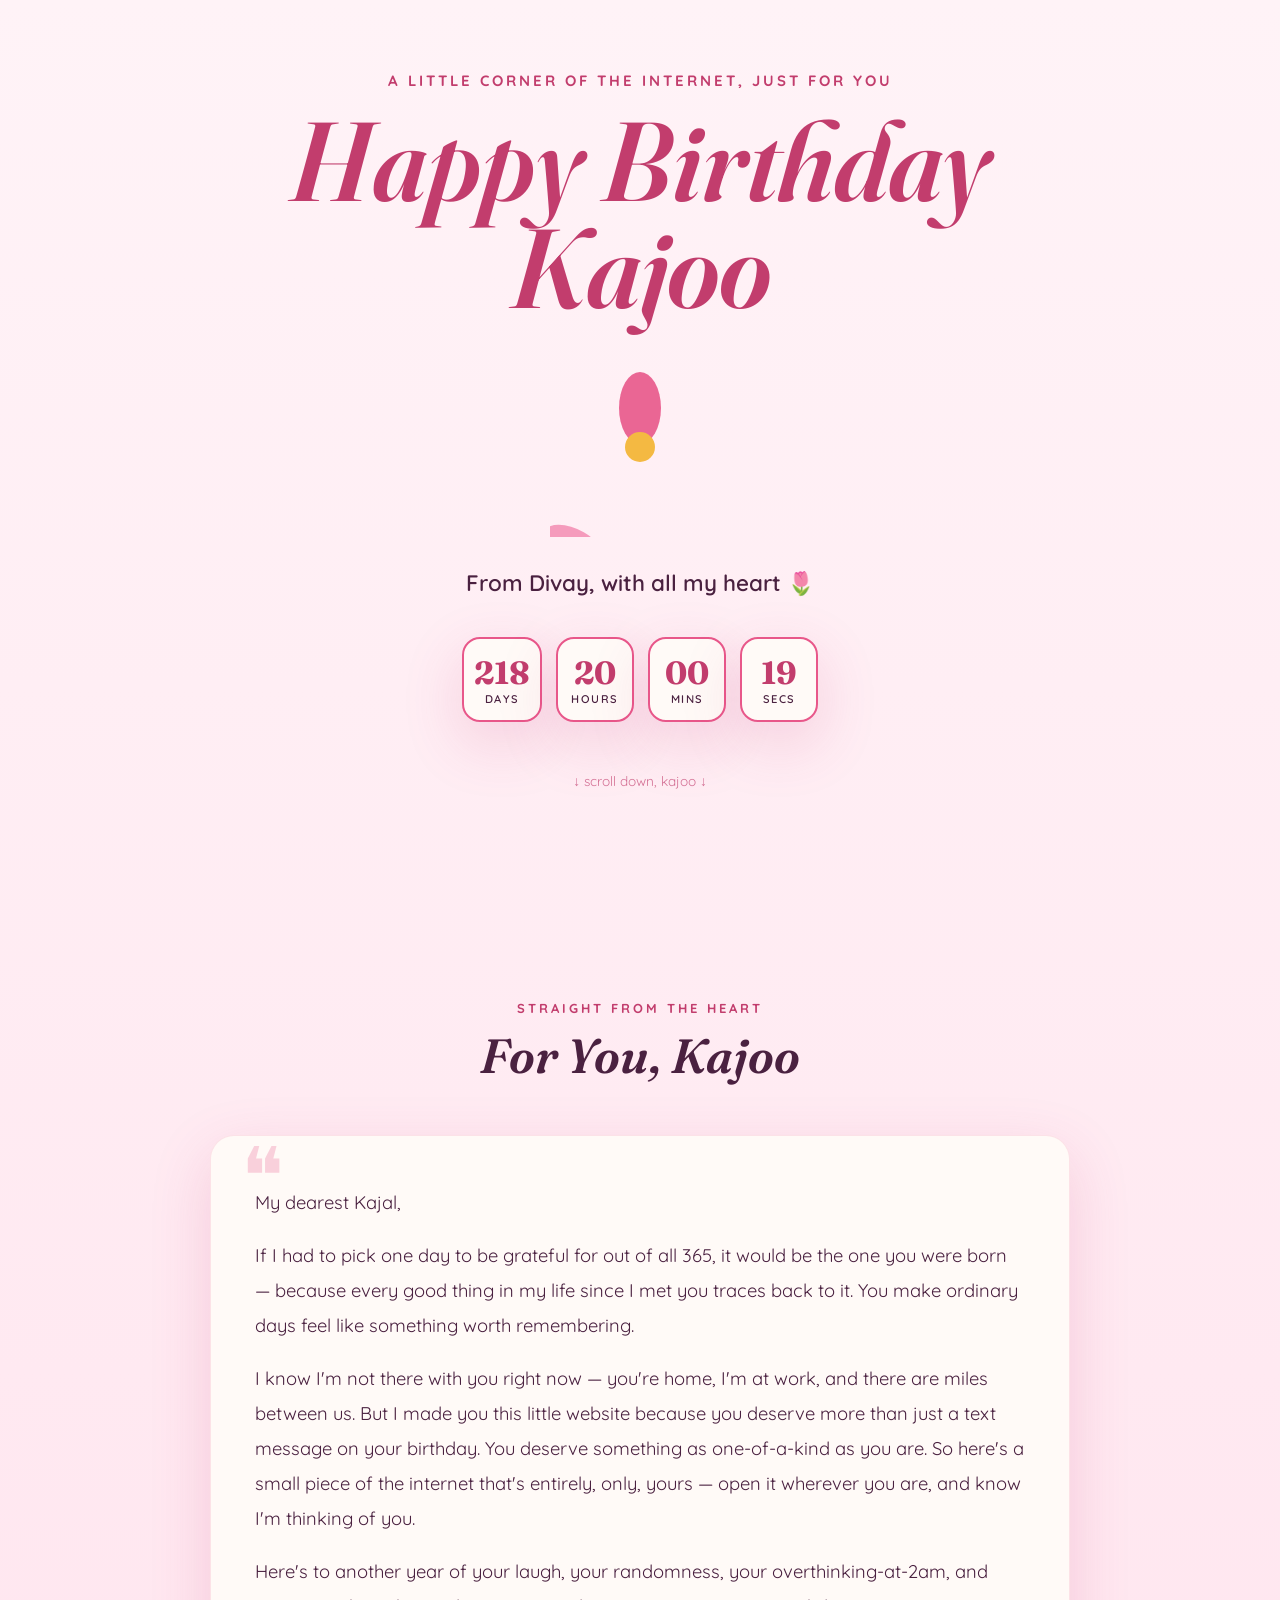
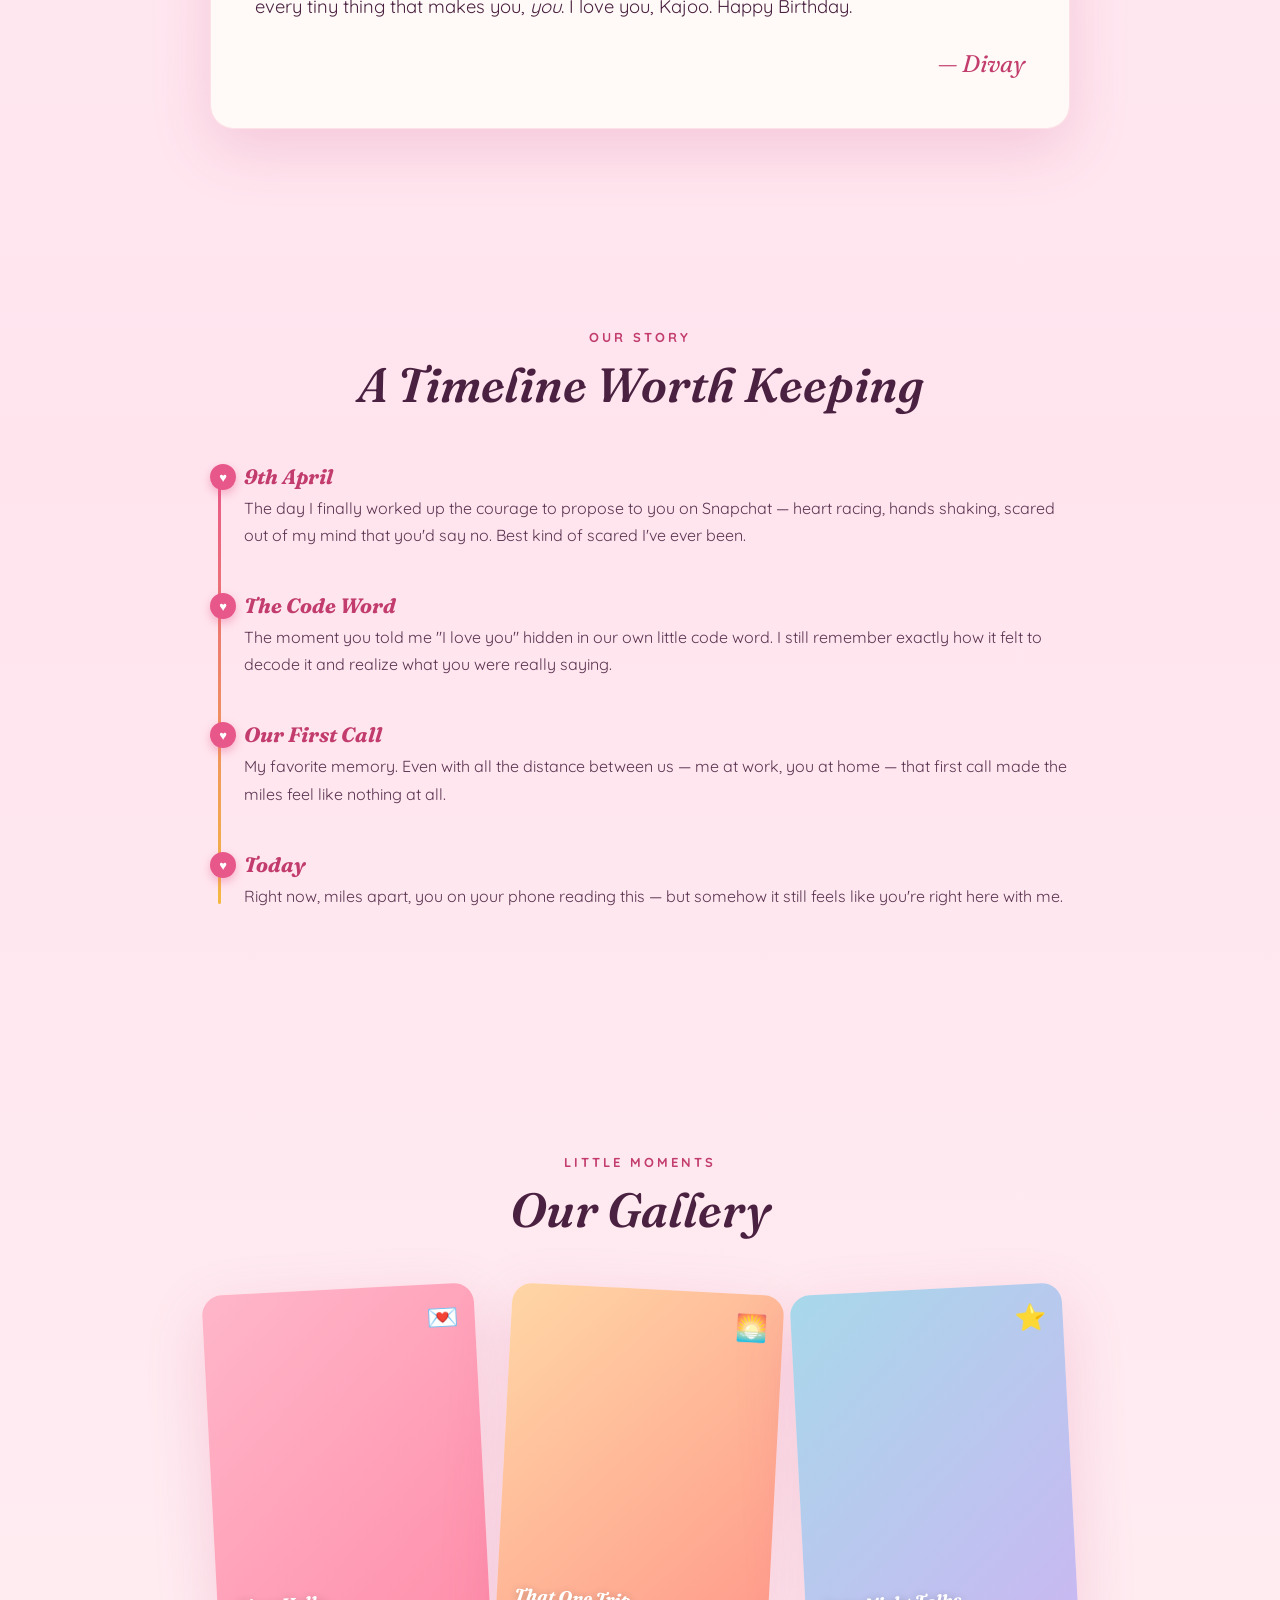
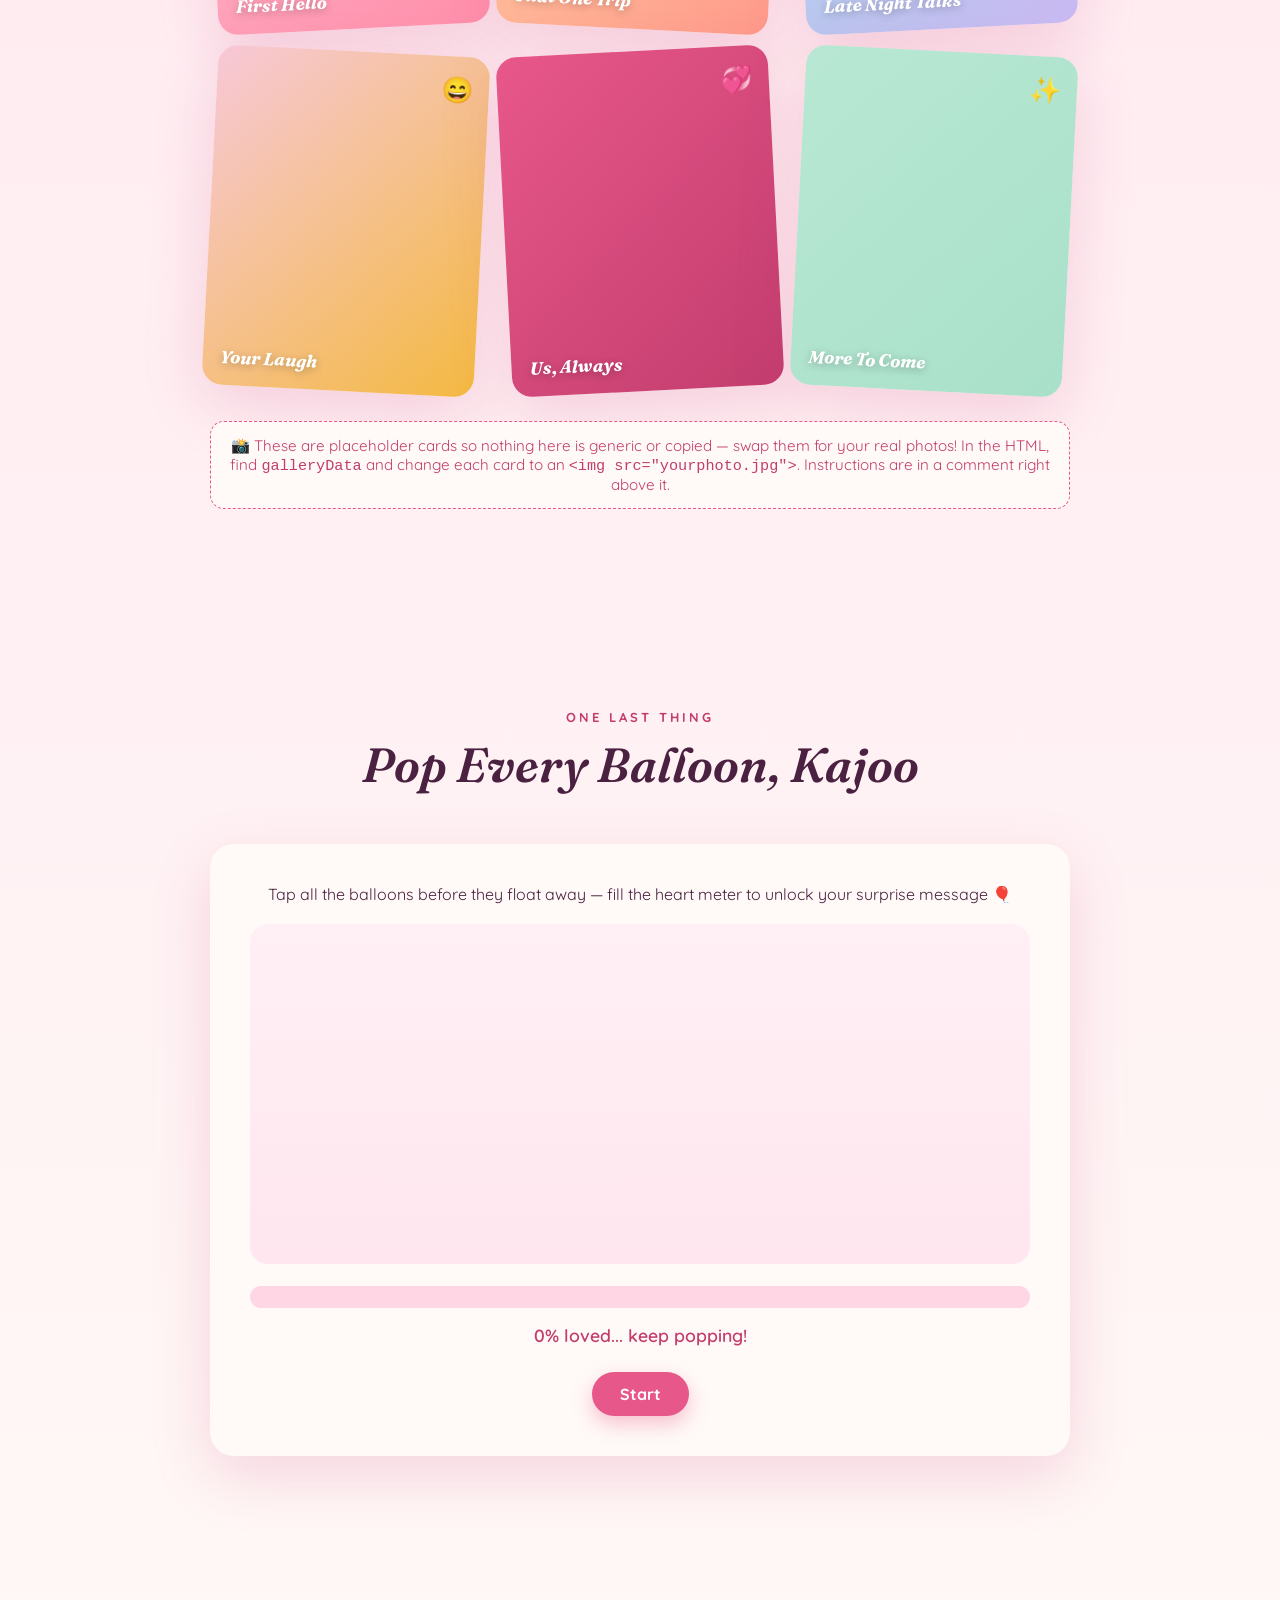
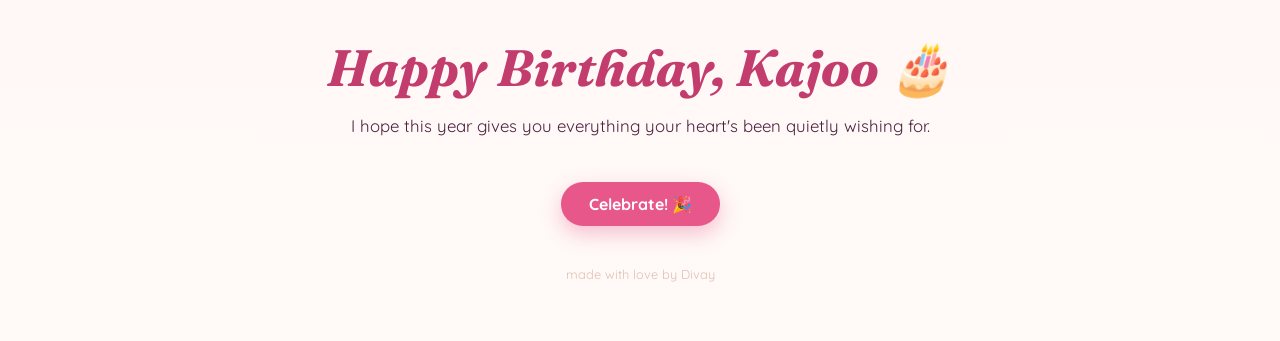
<file: index.html>
<!DOCTYPE html>
<html lang="en">
<head>
<meta charset="UTF-8">
<meta name="viewport" content="width=device-width, initial-scale=1.0">
<title>Happy Birthday Kajoo 🌸</title>
<link rel="preconnect" href="https://fonts.googleapis.com">
<link href="https://fonts.googleapis.com/css2?family=Fraunces:ital,opsz,wght@0,9..144,300;0,9..144,500;0,9..144,600;0,9..144,700;1,9..144,500;1,9..144,600&family=Quicksand:wght@400;500;600;700&display=swap" rel="stylesheet">
<style>
  :root{
    --blush:#ffe4ee;
    --blush-soft:#fff3f7;
    --rose:#e8578a;
    --rose-deep:#c23d6d;
    --plum:#4a2140;
    --cream:#fffaf7;
    --gold:#f4b942;
    --mint:#a9e0c9;
    --shadow: 0 20px 60px rgba(200,60,120,0.18);
  }
  *{box-sizing:border-box; margin:0; padding:0;}
  html{scroll-behavior:smooth;}
  body{
    font-family:'Quicksand', sans-serif;
    background: linear-gradient(180deg, var(--blush-soft) 0%, var(--blush) 40%, var(--cream) 100%);
    color:var(--plum);
    overflow-x:hidden;
  }
  h1,h2,h3, .display{
    font-family:'Fraunces', serif;
  }

  /* ---------- Ambient floating petals ---------- */
  #petals{
    position:fixed; inset:0; pointer-events:none; z-index:1; overflow:hidden;
  }
  .petal{
    position:absolute; top:-10%; font-size:20px; opacity:0.7;
    animation: fall linear infinite;
    filter: drop-shadow(0 2px 4px rgba(200,60,120,0.2));
  }
  @keyframes fall{
    0%{ transform: translateY(-10vh) translateX(0) rotate(0deg); }
    100%{ transform: translateY(110vh) translateX(40px) rotate(360deg); }
  }

  section{ position:relative; z-index:2; padding: 100px 20px; max-width:900px; margin:0 auto; }

  /* ---------- HERO ---------- */
  .hero{
    min-height:100vh; display:flex; flex-direction:column; align-items:center; justify-content:center;
    text-align:center; padding-top:60px; position:relative;
  }
  .eyebrow{
    font-size:15px; letter-spacing:3px; text-transform:uppercase; color:var(--rose-deep); font-weight:700;
    margin-bottom:18px; opacity:0;
    animation: riseIn 1s ease forwards 0.2s;
  }
  .hero h1{
    font-size:clamp(3.2rem, 11vw, 7rem);
    font-weight:600; font-style:italic; color:var(--rose-deep); line-height:0.95;
    opacity:0; animation: riseIn 1s ease forwards 0.5s;
  }
  .hero .sub{
    margin-top:22px; font-size:clamp(1.1rem,3vw,1.4rem); font-weight:600; color:var(--plum);
    opacity:0; animation: riseIn 1s ease forwards 0.9s;
  }
  @keyframes riseIn{
    from{opacity:0; transform:translateY(24px);}
    to{opacity:1; transform:translateY(0);}
  }

  .bloom-wrap{ width:180px; height:180px; margin:36px auto 10px; position:relative; }
  .bloom-wrap svg{ width:100%; height:100%; }
  .petal-shape{ transform-origin:60px 60px; animation: bloomPulse 4s ease-in-out infinite; }
  @keyframes bloomPulse{
    0%,100%{ transform:scale(1) rotate(var(--r,0deg)); }
    50%{ transform:scale(1.08) rotate(var(--r,0deg)); }
  }

  /* Countdown */
  .countdown{
    margin-top:40px; display:flex; gap:14px; flex-wrap:wrap; justify-content:center;
    opacity:0; animation: riseIn 1s ease forwards 1.3s;
  }
  .cbox{
    background:var(--cream); border:2px solid var(--rose); border-radius:18px;
    min-width:78px; padding:14px 10px; box-shadow: var(--shadow);
  }
  .cbox .num{ font-family:'Fraunces',serif; font-size:2rem; font-weight:700; color:var(--rose-deep); }
  .cbox .lbl{ font-size:0.7rem; letter-spacing:1.5px; text-transform:uppercase; color:var(--plum); font-weight:600; }

  .scroll-hint{
    margin-top:50px; font-size:0.85rem; color:var(--rose-deep); opacity:0.7;
    animation: bob 2s ease-in-out infinite;
  }
  @keyframes bob{ 0%,100%{transform:translateY(0);} 50%{transform:translateY(8px);} }

  /* ---------- Section headers ---------- */
  .sec-eyebrow{
    text-align:center; font-size:13px; letter-spacing:3px; text-transform:uppercase;
    color:var(--rose-deep); font-weight:700; margin-bottom:10px;
  }
  .sec-title{
    text-align:center; font-size:clamp(2rem,5vw,3rem); font-style:italic; font-weight:600;
    color:var(--plum); margin-bottom:50px;
  }
  .reveal{ opacity:0; transform:translateY(30px); transition: all 0.8s ease; }
  .reveal.in{ opacity:1; transform:translateY(0); }

  /* ---------- Love Letter ---------- */
  .letter{
    background:var(--cream); border-radius:24px; padding:50px 44px; box-shadow:var(--shadow);
    position:relative; border:1px solid rgba(232,87,138,0.15);
  }
  .letter::before{
    content:"❝"; position:absolute; top:-10px; left:30px; font-size:5rem; color:var(--rose);
    opacity:0.25; font-family:'Fraunces',serif;
  }
  .letter p{
    font-size:1.15rem; line-height:1.9; margin-bottom:18px; color:var(--plum);
  }
  .letter .sign{
    text-align:right; font-family:'Fraunces',serif; font-style:italic; font-size:1.5rem; color:var(--rose-deep); margin-top:24px;
  }

  /* ---------- Timeline ---------- */
  .timeline{ position:relative; padding-left:34px; }
  .timeline::before{
    content:""; position:absolute; left:8px; top:6px; bottom:6px; width:3px;
    background: linear-gradient(var(--rose), var(--gold));
    border-radius:3px;
  }
  .t-item{ position:relative; margin-bottom:44px; }
  .t-item::before{
    content:"♥"; position:absolute; left:-34px; top:0; width:26px; height:26px;
    background:var(--rose); color:white; border-radius:50%; font-size:13px;
    display:flex; align-items:center; justify-content:center; box-shadow:0 4px 10px rgba(232,87,138,0.4);
  }
  .t-item h3{ font-size:1.3rem; color:var(--rose-deep); font-style:italic; margin-bottom:6px; }
  .t-item p{ color:var(--plum); line-height:1.7; opacity:0.9; }

  /* ---------- Gallery ---------- */
  .gallery{
    display:grid; grid-template-columns:repeat(auto-fit,minmax(200px,1fr)); gap:22px;
  }
  .card{
    aspect-ratio: 4/5; border-radius:20px; position:relative; overflow:hidden;
    box-shadow:var(--shadow); display:flex; align-items:flex-end; padding:18px;
    transform:rotate(var(--rot)); transition: transform 0.3s ease;
    cursor:default;
  }
  .card:hover{ transform:rotate(0deg) scale(1.04); }
  .card span{
    position:relative; z-index:2; color:white; font-weight:700; font-family:'Fraunces',serif; font-style:italic; font-size:1.1rem;
    text-shadow:0 2px 8px rgba(0,0,0,0.25);
  }
  .card .icon{ position:absolute; top:16px; right:16px; font-size:1.6rem; z-index:2; }
  .note{
    text-align:center; margin-top:30px; font-size:0.95rem; color:var(--rose-deep); background:var(--cream);
    padding:14px 18px; border-radius:14px; border:1.5px dashed var(--rose);
  }

  /* ---------- Game ---------- */
  .game-box{
    background:var(--cream); border-radius:24px; padding:40px; text-align:center; box-shadow:var(--shadow);
  }
  #balloons{
    position:relative; height:340px; margin-top:20px; overflow:hidden; border-radius:18px;
    background: linear-gradient(180deg, #fff0f5, #ffe6ef);
  }
  .balloon{
    position:absolute; bottom:-60px; width:52px; height:66px; border-radius:50% 50% 50% 50%/60% 60% 40% 40%;
    cursor:pointer; animation: rise linear forwards;
    box-shadow: inset -8px -8px 14px rgba(0,0,0,0.08);
  }
  .balloon::after{
    content:""; position:absolute; bottom:-14px; left:50%; transform:translateX(-50%);
    width:2px; height:16px; background:rgba(0,0,0,0.2);
  }
  @keyframes rise{ to{ transform:translateY(-380px); } }
  .meter-wrap{ margin-top:22px; background:#ffd6e4; border-radius:20px; height:22px; overflow:hidden; }
  .meter{ height:100%; width:0%; background:linear-gradient(90deg, var(--rose), var(--gold)); transition:width 0.4s ease; }
  .game-msg{ margin-top:16px; font-size:1.1rem; font-weight:600; color:var(--rose-deep); min-height:30px; }
  .btn{
    margin-top:18px; background:var(--rose); color:white; border:none; padding:12px 28px; border-radius:30px;
    font-family:'Quicksand',sans-serif; font-weight:700; font-size:1rem; cursor:pointer; box-shadow:0 8px 20px rgba(232,87,138,0.35);
    transition: transform 0.2s ease;
  }
  .btn:hover{ transform:translateY(-2px); }

  /* ---------- Footer ---------- */
  footer{
    text-align:center; padding:80px 20px 60px; position:relative; z-index:2;
  }
  footer h2{ font-size:clamp(2rem,6vw,3.2rem); font-style:italic; color:var(--rose-deep); margin-bottom:16px; }
  footer p{ color:var(--plum); font-size:1.05rem; margin-bottom:28px; }
  .credit{ margin-top:40px; font-size:0.8rem; color:#c98; opacity:0.6; }

  #confetti-canvas{ position:fixed; inset:0; pointer-events:none; z-index:999; }

  @media (max-width:600px){
    section{ padding:70px 18px; }
    .letter{ padding:34px 24px; }
  }
</style>
</head>
<body>

<div id="petals"></div>
<canvas id="confetti-canvas"></canvas>

<!-- HERO -->
<section class="hero">
  <div class="eyebrow">A little corner of the internet, just for you</div>
  <h1>Happy Birthday<br>Kajoo</h1>
  <div class="bloom-wrap">
    <svg viewBox="0 0 120 120">
      <g id="bloomGroup" transform="translate(60,60)">
        <!-- petals generated by JS -->
      </g>
      <circle cx="60" cy="60" r="10" fill="#f4b942"/>
    </svg>
  </div>
  <div class="sub">From Divay, with all my heart 🌷</div>

  <div class="countdown" id="countdown">
    <div class="cbox"><div class="num" id="cd-days">--</div><div class="lbl">Days</div></div>
    <div class="cbox"><div class="num" id="cd-hours">--</div><div class="lbl">Hours</div></div>
    <div class="cbox"><div class="num" id="cd-mins">--</div><div class="lbl">Mins</div></div>
    <div class="cbox"><div class="num" id="cd-secs">--</div><div class="lbl">Secs</div></div>
  </div>
  <div class="scroll-hint">↓ scroll down, kajoo ↓</div>
</section>

<!-- LOVE LETTER -->
<section id="letter">
  <div class="sec-eyebrow reveal">Straight from the heart</div>
  <h2 class="sec-title reveal">For You, Kajoo</h2>
  <div class="letter reveal">
    <p>My dearest Kajal,</p>
    <p>If I had to pick one day to be grateful for out of all 365, it would be the one you were born — because every good thing in my life since I met you traces back to it. You make ordinary days feel like something worth remembering.</p>
    <p>I know I'm not there with you right now — you're home, I'm at work, and there are miles between us. But I made you this little website because you deserve more than just a text message on your birthday. You deserve something as one-of-a-kind as you are. So here's a small piece of the internet that's entirely, only, yours — open it wherever you are, and know I'm thinking of you.</p>
    <p>Here's to another year of your laugh, your randomness, your overthinking-at-2am, and every tiny thing that makes you, <em>you</em>. I love you, Kajoo. Happy Birthday.</p>
    <div class="sign">— Divay</div>
  </div>
</section>

<!-- OUR STORY -->
<section id="story">
  <div class="sec-eyebrow reveal">Our Story</div>
  <h2 class="sec-title reveal">A Timeline Worth Keeping</h2>
  <div class="timeline">
    <div class="t-item reveal">
      <h3>9th April</h3>
      <p>The day I finally worked up the courage to propose to you on Snapchat — heart racing, hands shaking, scared out of my mind that you'd say no. Best kind of scared I've ever been.</p>
    </div>
    <div class="t-item reveal">
      <h3>The Code Word</h3>
      <p>The moment you told me "I love you" hidden in our own little code word. I still remember exactly how it felt to decode it and realize what you were really saying.</p>
    </div>
    <div class="t-item reveal">
      <h3>Our First Call</h3>
      <p>My favorite memory. Even with all the distance between us — me at work, you at home — that first call made the miles feel like nothing at all.</p>
    </div>
    <div class="t-item reveal">
      <h3>Today</h3>
      <p>Right now, miles apart, you on your phone reading this — but somehow it still feels like you're right here with me.</p>
    </div>
  </div>
</section>

<!-- GALLERY -->
<section id="gallery">
  <div class="sec-eyebrow reveal">Little Moments</div>
  <h2 class="sec-title reveal">Our Gallery</h2>
  <div class="gallery" id="galleryGrid"></div>
  <div class="note reveal">📸 These are placeholder cards so nothing here is generic or copied — swap them for your real photos! In the HTML, find <code>galleryData</code> and change each card to an <code>&lt;img src="yourphoto.jpg"&gt;</code>. Instructions are in a comment right above it.</div>
</section>

<!-- MINI GAME -->
<section id="game">
  <div class="sec-eyebrow reveal">One Last Thing</div>
  <h2 class="sec-title reveal">Pop Every Balloon, Kajoo</h2>
  <div class="game-box reveal">
    <p>Tap all the balloons before they float away — fill the heart meter to unlock your surprise message 🎈</p>
    <div id="balloons"></div>
    <div class="meter-wrap"><div class="meter" id="meter"></div></div>
    <div class="game-msg" id="gameMsg">0% loved... keep popping!</div>
    <button class="btn" id="startGame">Start</button>
  </div>
</section>

<!-- FOOTER -->
<footer>
  <h2>Happy Birthday, Kajoo 🎂</h2>
  <p>I hope this year gives you everything your heart's been quietly wishing for.</p>
  <button class="btn" id="confettiBtn">Celebrate! 🎉</button>
  <div class="credit">made with love by Divay</div>
</footer>

<script>
/* ---------------- Petals ambient ---------------- */
const petalsEl = document.getElementById('petals');
const petalEmojis = ['🌸','🌷','💮','🌺'];
for(let i=0;i<18;i++){
  const p = document.createElement('div');
  p.className='petal';
  p.textContent = petalEmojis[Math.floor(Math.random()*petalEmojis.length)];
  p.style.left = Math.random()*100+'%';
  p.style.fontSize = (14+Math.random()*16)+'px';
  p.style.animationDuration = (10+Math.random()*10)+'s';
  p.style.animationDelay = (Math.random()*10)+'s';
  petalsEl.appendChild(p);
}

/* ---------------- Bloom flower SVG ---------------- */
const bloomGroup = document.getElementById('bloomGroup');
const petalColors = ['#e8578a','#f492b6','#e8578a','#f492b6','#e8578a','#f492b6'];
for(let i=0;i<6;i++){
  const angle = i*60;
  const el = document.createElementNS('http://www.w3.org/2000/svg','ellipse');
  el.setAttribute('cx', 0);
  el.setAttribute('cy', -26);
  el.setAttribute('rx', 14);
  el.setAttribute('ry', 24);
  el.setAttribute('fill', petalColors[i]);
  el.setAttribute('opacity', '0.9');
  el.classList.add('petal-shape');
  el.style.setProperty('--r', angle+'deg');
  el.style.animationDelay = (i*0.15)+'s';
  el.setAttribute('transform', `rotate(${angle})`);
  bloomGroup.appendChild(el);
}

/* ---------------- Countdown to July 12 ---------------- */
function nextBirthday(){
  const now = new Date();
  let year = now.getFullYear();
  let target = new Date(year, 6, 12, 0,0,0); // July is month 6 (0-indexed)
  if(target < now){ target = new Date(year+1, 6, 12, 0,0,0); }
  return target;
}
function updateCountdown(){
  const target = nextBirthday();
  const now = new Date();
  let diff = target - now;
  if(diff < 0) diff = 0;
  const days = Math.floor(diff/(1000*60*60*24));
  const hours = Math.floor((diff/(1000*60*60))%24);
  const mins = Math.floor((diff/(1000*60))%60);
  const secs = Math.floor((diff/1000)%60);
  document.getElementById('cd-days').textContent = days;
  document.getElementById('cd-hours').textContent = String(hours).padStart(2,'0');
  document.getElementById('cd-mins').textContent = String(mins).padStart(2,'0');
  document.getElementById('cd-secs').textContent = String(secs).padStart(2,'0');
}
updateCountdown();
setInterval(updateCountdown, 1000);

/* ---------------- Scroll reveal ---------------- */
const revealEls = document.querySelectorAll('.reveal');
const io = new IntersectionObserver((entries)=>{
  entries.forEach(e=>{ if(e.isIntersecting){ e.target.classList.add('in'); } });
},{threshold:0.15});
revealEls.forEach(el=>io.observe(el));

/*
  GALLERY INSTRUCTIONS FOR DIVAY:
  Each object below becomes one card. To use a REAL photo instead of the
  illustrated gradient, just change the render function further down to output
  <img src="photos/yourfile.jpg"> instead of the gradient div. Keep it simple:
  add your images to a "photos" folder next to this HTML file, then reference them here.
*/
const galleryData = [
  {label:"First Hello", icon:"💌", grad:"linear-gradient(135deg,#ffb6c9,#ff8fab)"},
  {label:"That One Trip", icon:"🌅", grad:"linear-gradient(135deg,#ffd6a5,#ff9a8b)"},
  {label:"Late Night Talks", icon:"⭐", grad:"linear-gradient(135deg,#a8d8ea,#c9b8f2)"},
  {label:"Your Laugh", icon:"😄", grad:"linear-gradient(135deg,#f7c8d8,#f4b942)"},
  {label:"Us, Always", icon:"💞", grad:"linear-gradient(135deg,#e8578a,#c23d6d)"},
  {label:"More To Come", icon:"✨", grad:"linear-gradient(135deg,#b8e8d4,#a9e0c9)"}
];
const grid = document.getElementById('galleryGrid');
galleryData.forEach((g,i)=>{
  const card = document.createElement('div');
  card.className = 'card';
  card.style.background = g.grad;
  card.style.setProperty('--rot', (i%2===0? '-3deg':'3deg'));
  card.innerHTML = `<div class="icon">${g.icon}</div><span>${g.label}</span>`;
  grid.appendChild(card);
});

/* ---------------- Balloon game ---------------- */
const balloonBox = document.getElementById('balloons');
const meterEl = document.getElementById('meter');
const gameMsg = document.getElementById('gameMsg');
const startBtn = document.getElementById('startGame');
const balloonColors = ['#e8578a','#f4b942','#a9e0c9','#f492b6','#c9b8f2'];
let popped = 0;
const TOTAL = 12;
let spawnInterval = null;
let gameActive = false;

function spawnBalloon(){
  if(!gameActive) return;
  const b = document.createElement('div');
  b.className = 'balloon';
  b.style.left = (Math.random()*80+5)+'%';
  b.style.background = balloonColors[Math.floor(Math.random()*balloonColors.length)];
  const duration = 5 + Math.random()*3;
  b.style.animationDuration = duration+'s';
  b.addEventListener('click', ()=>{
    if(b.dataset.popped) return;
    b.dataset.popped = "1";
    popped = Math.min(popped+1, TOTAL);
    const pct = Math.round((popped/TOTAL)*100);
    meterEl.style.width = pct+'%';
    gameMsg.textContent = pct+'% loved... keep popping!';
    b.style.transform = 'scale(1.6)';
    b.style.opacity = '0';
    b.style.transition = 'all 0.25s ease';
    setTimeout(()=>b.remove(), 250);
    if(popped >= TOTAL){
      finishGame();
    }
  });
  b.addEventListener('animationend', ()=>{ b.remove(); });
  balloonBox.appendChild(b);
}

function finishGame(){
  gameActive = false;
  clearInterval(spawnInterval);
  gameMsg.textContent = "💖 100% loved. Happy Birthday, Kajoo — you're my favorite person.";
  launchConfetti();
}

startBtn.addEventListener('click', ()=>{
  if(gameActive) return;
  popped = 0;
  meterEl.style.width = '0%';
  gameMsg.textContent = '0% loved... keep popping!';
  balloonBox.innerHTML = '';
  gameActive = true;
  startBtn.textContent = "Restart";
  spawnInterval = setInterval(spawnBalloon, 550);
});

/* ---------------- Confetti ---------------- */
const canvas = document.getElementById('confetti-canvas');
const ctx = canvas.getContext('2d');
function resizeCanvas(){ canvas.width = window.innerWidth; canvas.height = window.innerHeight; }
resizeCanvas();
window.addEventListener('resize', resizeCanvas);

let confetti = [];
function launchConfetti(){
  const colors = ['#e8578a','#f4b942','#a9e0c9','#f492b6','#c9b8f2'];
  for(let i=0;i<140;i++){
    confetti.push({
      x: Math.random()*canvas.width,
      y: -20 - Math.random()*canvas.height*0.3,
      r: 4+Math.random()*6,
      color: colors[Math.floor(Math.random()*colors.length)],
      speedY: 2+Math.random()*3,
      speedX: -2+Math.random()*4,
      rot: Math.random()*360,
      rotSpeed: -6+Math.random()*12,
      life: 0
    });
  }
  if(!confettiRunning){ confettiRunning = true; animateConfetti(); }
}
let confettiRunning = false;
function animateConfetti(){
  ctx.clearRect(0,0,canvas.width,canvas.height);
  confetti.forEach(c=>{
    c.x += c.speedX; c.y += c.speedY; c.rot += c.rotSpeed; c.life++;
    ctx.save();
    ctx.translate(c.x,c.y);
    ctx.rotate(c.rot*Math.PI/180);
    ctx.fillStyle = c.color;
    ctx.fillRect(-c.r/2,-c.r/2,c.r,c.r*0.6);
    ctx.restore();
  });
  confetti = confetti.filter(c=>c.y < canvas.height+30 && c.life < 500);
  if(confetti.length>0){
    requestAnimationFrame(animateConfetti);
  } else {
    confettiRunning = false;
    ctx.clearRect(0,0,canvas.width,canvas.height);
  }
}
document.getElementById('confettiBtn').addEventListener('click', launchConfetti);
</script>
</body>
</html>
</file>
